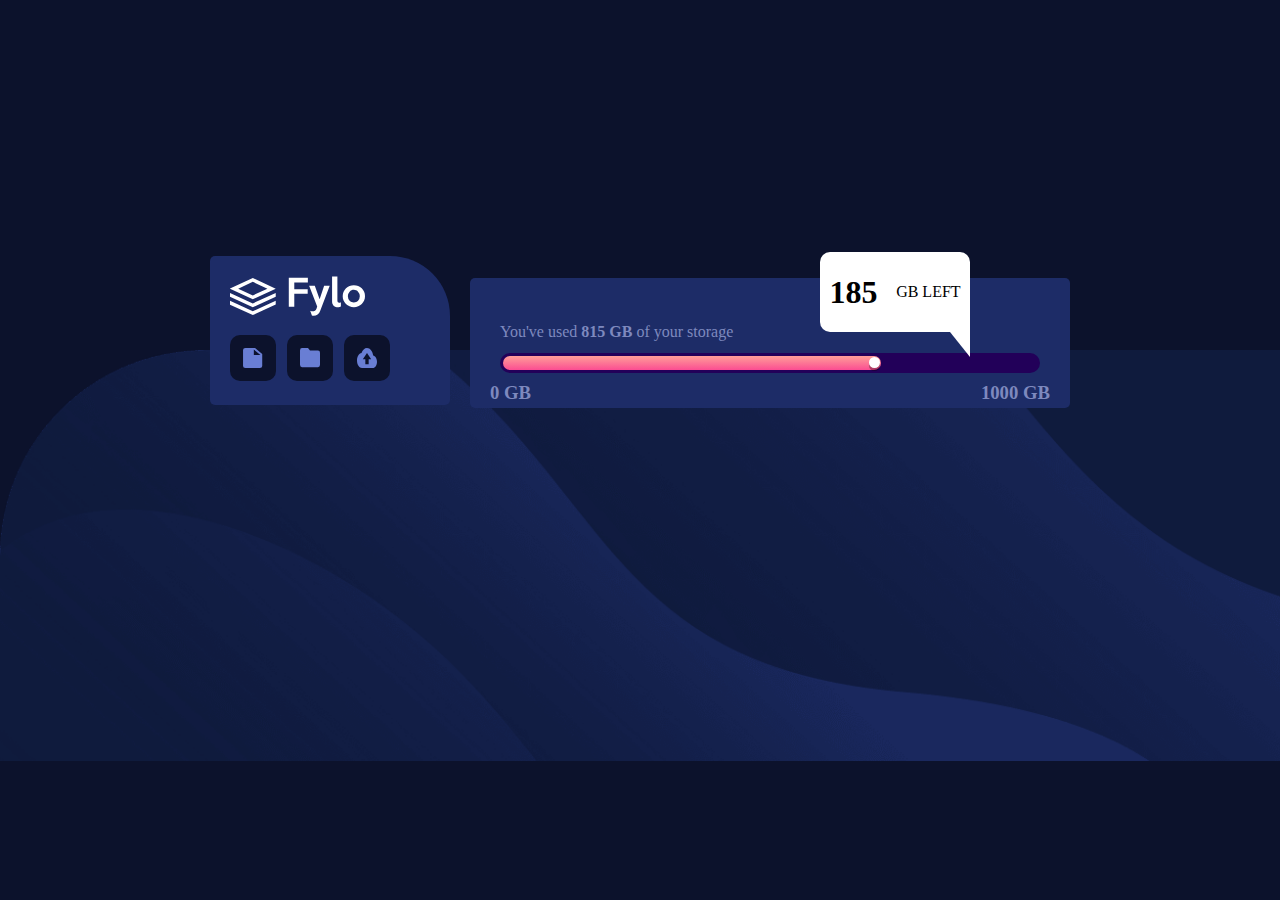
<file: ATELIER 2/index.html>
<!DOCTYPE html>
<html lang="en">
<head>
    <meta charset="UTF-8">
    <meta name="viewport" content="width=device-width, initial-scale=1.0">
    <link rel="stylesheet" href="./CSS/style.css.css">
    <title>ATELIER 2</title>
</head>
<body>
    <section class="container">
    <div class="box1"> 
        <div class="logo"><img src="./images/logo.svg"></div>
        <div class="icon">
            <img src="./images/icon-document.svg" class="ic ic1" alt="">
            <img src="./images/icon-folder.svg" class="ic ic2" alt="">
            <img src="./images/icon-upload.svg" class="ic ic3" alt="">
        </div>
    </div> 
    <section class="box2">
        
        <p>You've used <strong>815 GB</strong> of your storage</p>
    <div class="progress-bar">
        <div class="progress">
            <div class="btn"></div>
        </div>
    </div>
    <div class="gb"><h3>0 GB</h3><h3>1000 GB</h3></div>
    <div class="left"><h1 class="h1">185</h1> GB LEFT </div>
    <div class="rect"></div>
    </section></section>
</body>
</html>
</file>
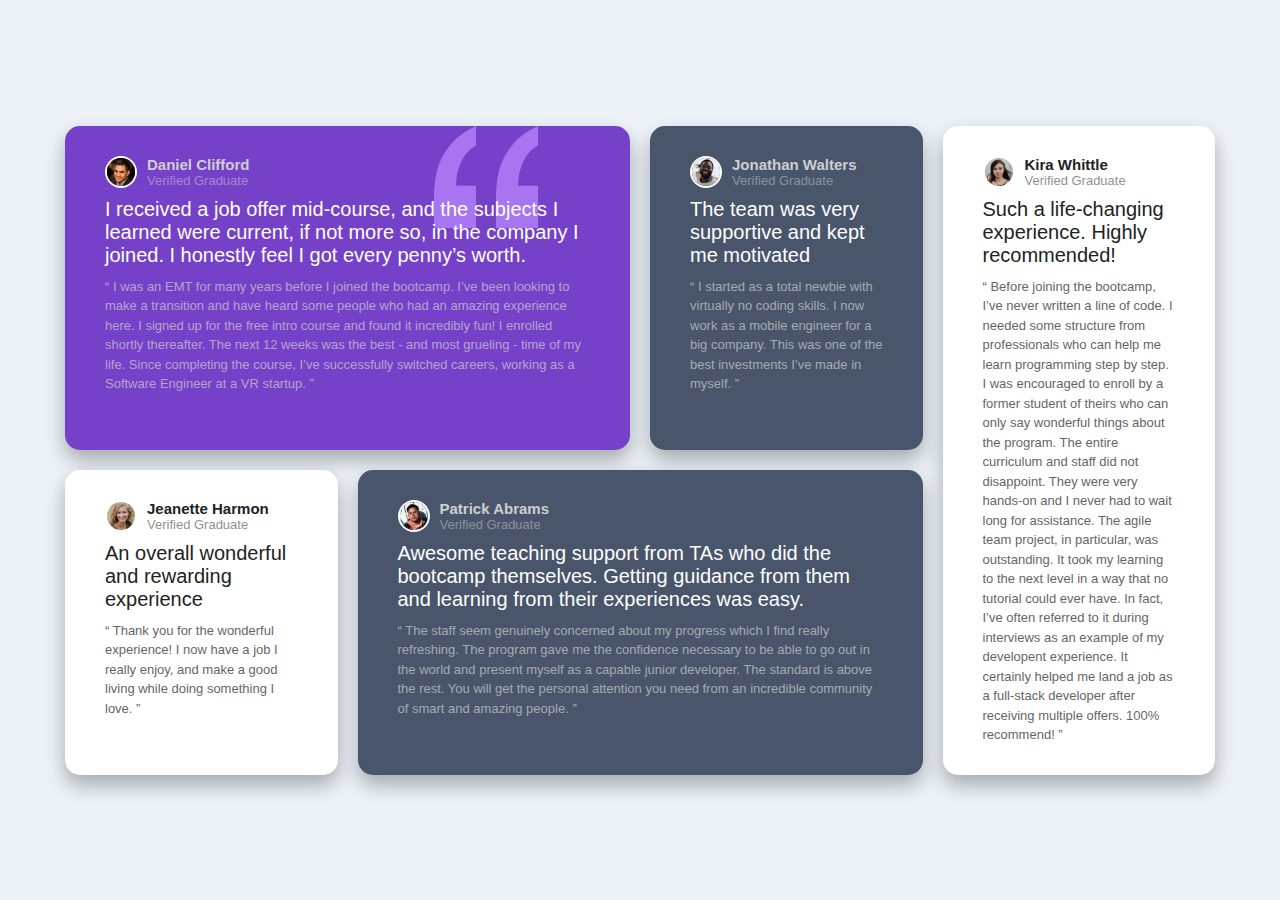
<file: ATELIER 3/index.html>
<!DOCTYPE html>
<html lang="en">
<head>
  <meta charset="UTF-8">
  <meta name="viewport" content="width=device-width, initial-scale=1.0"> <!-- displays site properly based on user's device -->

  <link rel="icon" type="image/png" sizes="32x32" href="./images/favicon-32x32.png">
  <link rel="stylesheet" href="style.css">
  <title>ATELIER 3</title>

</head>
<body>

  <main>
    <article class="card card-1">
      <div class="card__head">
        <img src="./images/image-daniel.jpg" alt="">
        <div class="card__user">
          <div class="name">Daniel Clifford</div>
          <p class="title">Verified Graduate</p>
        </div>
      </div>
      <div class="card__heading">
        I received a job offer mid-course, and the subjects I learned were current, if not more so, 
        in the company I joined. I honestly feel I got every penny’s worth.
      </div>
      <p class="card__detail">
        “ I was an EMT for many years before I joined the bootcamp. I’ve been looking to make a 
        transition and have heard some people who had an amazing experience here. I signed up 
        for the free intro course and found it incredibly fun! I enrolled shortly thereafter. 
        The next 12 weeks was the best - and most grueling - time of my life. Since completing 
        the course, I’ve successfully switched careers, working as a Software Engineer at a VR startup. ”
      </p>
    </article>
    <article class="card card-2">
      <div class="card__head">
        <img src="./images/image-jonathan.jpg" alt="">
        <div class="card__user">
          <div class="name">Jonathan Walters</div>
          <p class="title">Verified Graduate</p>
        </div>
      </div>
      <div class="card__heading">
        The team was very supportive and kept me motivated

      </div>
      <p class="card__detail">
        “ I started as a total newbie with virtually no coding skills. I now work as a mobile engineer 
        for a big company. This was one of the best investments I’ve made in myself. ”      
      </p>
    </article>
    <article class="card card-3">
      <div class="card__head">
        <img src="./images/image-jeanette.jpg" alt="">
        <div class="card__user">
          <div class="name">Jeanette Harmon</div>
          <p class="title">Verified Graduate</p>
        </div>
      </div>
      <div class="card__heading">
        An overall wonderful and rewarding experience
      </div>
      <p class="card__detail">
        “ Thank you for the wonderful experience! I now have a job I really enjoy, and make a good living 
        while doing something I love. ”
      </p>
    </article>
    <article class="card card-4">
      <div class="card__head">
        <img src="./images/image-patrick.jpg" alt="">
        <div class="card__user">
          <div class="name">Patrick Abrams</div>
          <p class="title">Verified Graduate</p>
        </div>
      </div>
      <div class="card__heading">
        Awesome teaching support from TAs who did the bootcamp themselves. Getting guidance from them and 
        learning from their experiences was easy.
      </div>
      <p class="card__detail">
        “ The staff seem genuinely concerned about my progress which I find really refreshing. The program 
        gave me the confidence necessary to be able to go out in the world and present myself as a capable 
        junior developer. The standard is above the rest. You will get the personal attention you need from 
        an incredible community of smart and amazing people. ”
      </p>
    </article>
    <article class="card card-5">
      <div class="card__head">
        <img src="./images/image-kira.jpg" alt="">
        <div class="card__user">
          <div class="name">Kira Whittle</div>
          <p class="title">Verified Graduate</p>
        </div>
      </div>
      <div class="card__heading">
        Such a life-changing experience. Highly recommended!
      </div>
      <p class="card__detail">
        “ Before joining the bootcamp, I’ve never written a line of code. I needed some structure from 
        professionals who can help me learn programming step by step. I was encouraged to enroll by a former 
        student of theirs who can only say wonderful things about the program. The entire curriculum and staff 
        did not disappoint. They were very hands-on and I never had to wait long for assistance. The agile team 
        project, in particular, was outstanding. It took my learning to the next level in a way that no tutorial 
        could ever have. In fact, I’ve often referred to it during interviews as an example of my developent 
        experience. It certainly helped me land a job as a full-stack developer after receiving multiple offers. 
        100% recommend! ”
      </p>
    </article>
  </main>
  </body>
</html>
</file>
<file: ATELIER 2/CSS/style.css.css>
body{
    background-color: hsl(229, 57%, 11%);
    background-image: url(./bg-desktop.png);
    background-repeat: no-repeat;
    background-size: 110%;
    background-position-y: 350px ;
 }
 .box1{
     width: 200px;
     background:hsl(228, 56%, 26%) ;
     padding: 20px;
     border-radius: 5px 60px 5px 5px;
     margin-right: 20px;
 }
 .icon{
     margin-top: 15px;
 }
 .ic{
     background-color: hsl(229, 57%, 11%);
     height: 20px;
     padding: 13px;
     width: 20px;
     margin-right: 7px;
     border-radius: 10px;
 
 }
 .box2{
     background-color:#1d2c67;
     height: 120px;
     width: 600px;
     margin-top: 25px;
     padding-bottom: 10px;
     border-radius: 5px;
    
 
 }
 .progress-bar{
     width: 90%;
     height: 20px;
     border-radius: 20px;
     background: #220059;
     display: flex;
     justify-content: start;
     align-items: center;
     margin-left:5%;
     margin-top: 12px;
 }
 .progress{
     height: 14px;
     margin: 3px;
     width: 70%;
     border-radius: 10px;
     background-image: linear-gradient(180deg,#fe9f98,#fb4d92);
     text-align: right;
     display: flex;
     align-items: center;
     justify-content: flex-end;
 
 }
 .btn{
     height: 11px;
     width: 11px;
     background: #ffffff;
     margin-right: 1px;
     border-radius: 11px;
     box-shadow: #0000004d 0px 3px;
 }
 .box2 p{
     color: hsl(230deg, 33%,62%);
     margin:5% 0 0 5%;
     padding-top: 15px;
 
 }
 .container{
     margin-top: 20%;
     display: flex;
     justify-content: center;
     align-items: center;
 }
 .gb{
     color: hsl(230deg, 33%,62%);
     display: flex;
     justify-content: space-between;
     margin: 20px;
     position: relative;
     bottom: 30px;
  
 }
 .left{
     background-color:#ffffff ;
     position: relative;
     bottom: 220px;
     left: 350px;
     width: 150px;
     border-radius: 10px;
     display: flex;
     align-items: center;
     justify-content: space-around;
 }
 .rect{
     width: 0; 
     height: 0; 
     border-bottom: 50px solid transparent;
     border-right:40px solid #ffffff;
     position: relative;
     bottom: 245px;
     left: 460px;
     
 
 }
 @media (max-width:650px){
     body{
         background-image: url(./bg-mobile.png);
         background-repeat: no-repeat;
         background-size: 100% ;
         background-position-y: top ;
     }
     .container{
      
         display: flex;
         flex-direction: column;
         justify-items: center;
         align-items: center;
        
     }
     .left{
        
         position: relative;
         bottom: 60px;
        left: 50px;
        
      }
      .rect{
          display: none;
      }
      .box1{
          padding-right: 50px;
      }
      
     .box2{
         margin-right: 15px;
         width: 270px;
         padding-bottom: 20px;
     }
     }
</file>
<file: ATELIER 3/style.css>
*{
  padding: 0;
  margin: 0;
  box-sizing: border-box;
  font-family: 'Barlow Semi Condensed', sans-serif;
}
body{
  font-size: 13px;
  display: flex;
  justify-content: center;
  align-items: center;
  min-height: 100vh;
  background-color: hsl(210, 46%, 95%);
}
main{
  display: grid;
  max-width: 1150px;
  grid-template-columns: repeat(4, 1fr);
  grid-template-rows: repeat(2, min-content);
  grid-gap: 20px;
}
.card{
  display: flex;
  flex-direction: column;
  background-color: hsl(217, 19%, 35%);
  box-shadow: 0 10px 20px rgba(0, 0, 0, 0.3);
  border-radius: 15px;
  padding: 30px 40px;
}
.card__head{
  display: flex;
  align-items: center;
  color: hsl(0, 0%, 81%);
  margin-bottom: 10px;
}
.card__head img{
  width: 32px;
  height: 32px;
  border-radius: 50%;
  margin-right: 10px;
  border: 2px solid #fff;
}
.name{
  font-weight: 600;
  font-size: 15px;
}
.title{
  opacity: 0.5;
}
.card__heading{
  color: #fff;
  margin-bottom: 10px;
  font-size: 20px;
}
.card__detail{
  color: hsl(0, 0%, 81%);
  line-height: 1.5;
  opacity: 0.7;
}
.card-1{
  grid-column: 1/3;
  background-color: hsl(263, 55%, 52%);
  background-image: url('./images/bg-pattern-quotation.svg');
  background-repeat: no-repeat;
  background-position: 80% 0;
}
.card-2{
  grid-column: 3/4;
}
.card-3{
  grid-row: 2/3;
  grid-column: 1/2;
  background-color: #fff;
}
.card-4{
  grid-row: 2/3;
  grid-column: 2/4;
}
.card-5{
  grid-row: -1/1;
  grid-column: 4/5;
  background-color: #fff;
}
.card-3 .card__heading,
.card-3 .card__head,
.card-3 .card__detail,
.card-5 .card__heading,
.card-5 .card__head,
.card-5 .card__detail{
  color: #222;
}
@media (max-width: 1024px){
  body{
    padding: 20px;
  }
  main{
    grid-template-columns: repeat(3, 1fr);
    grid-template-rows: repeat(3, min-content);
    width: 95%;
    grid-gap: 15px;
  }
  .card-1{
    grid-column: 1/3;
  }
  .card-2{
    grid-column: 3/4;
  }
  .card-5{
    grid-column: 1/4;
    grid-row: 3/4;
  }
}
@media (max-width: 768px){
  main{
    margin-top: 20px;
    grid-template-columns: repeat(auto-fill, minmax(50%, 1fr));
    grid-template-rows: minmax(auto, auto);
  }
  .card{
    grid-column: unset !important;
    grid-row: unset !important;
  }
}
</file>
